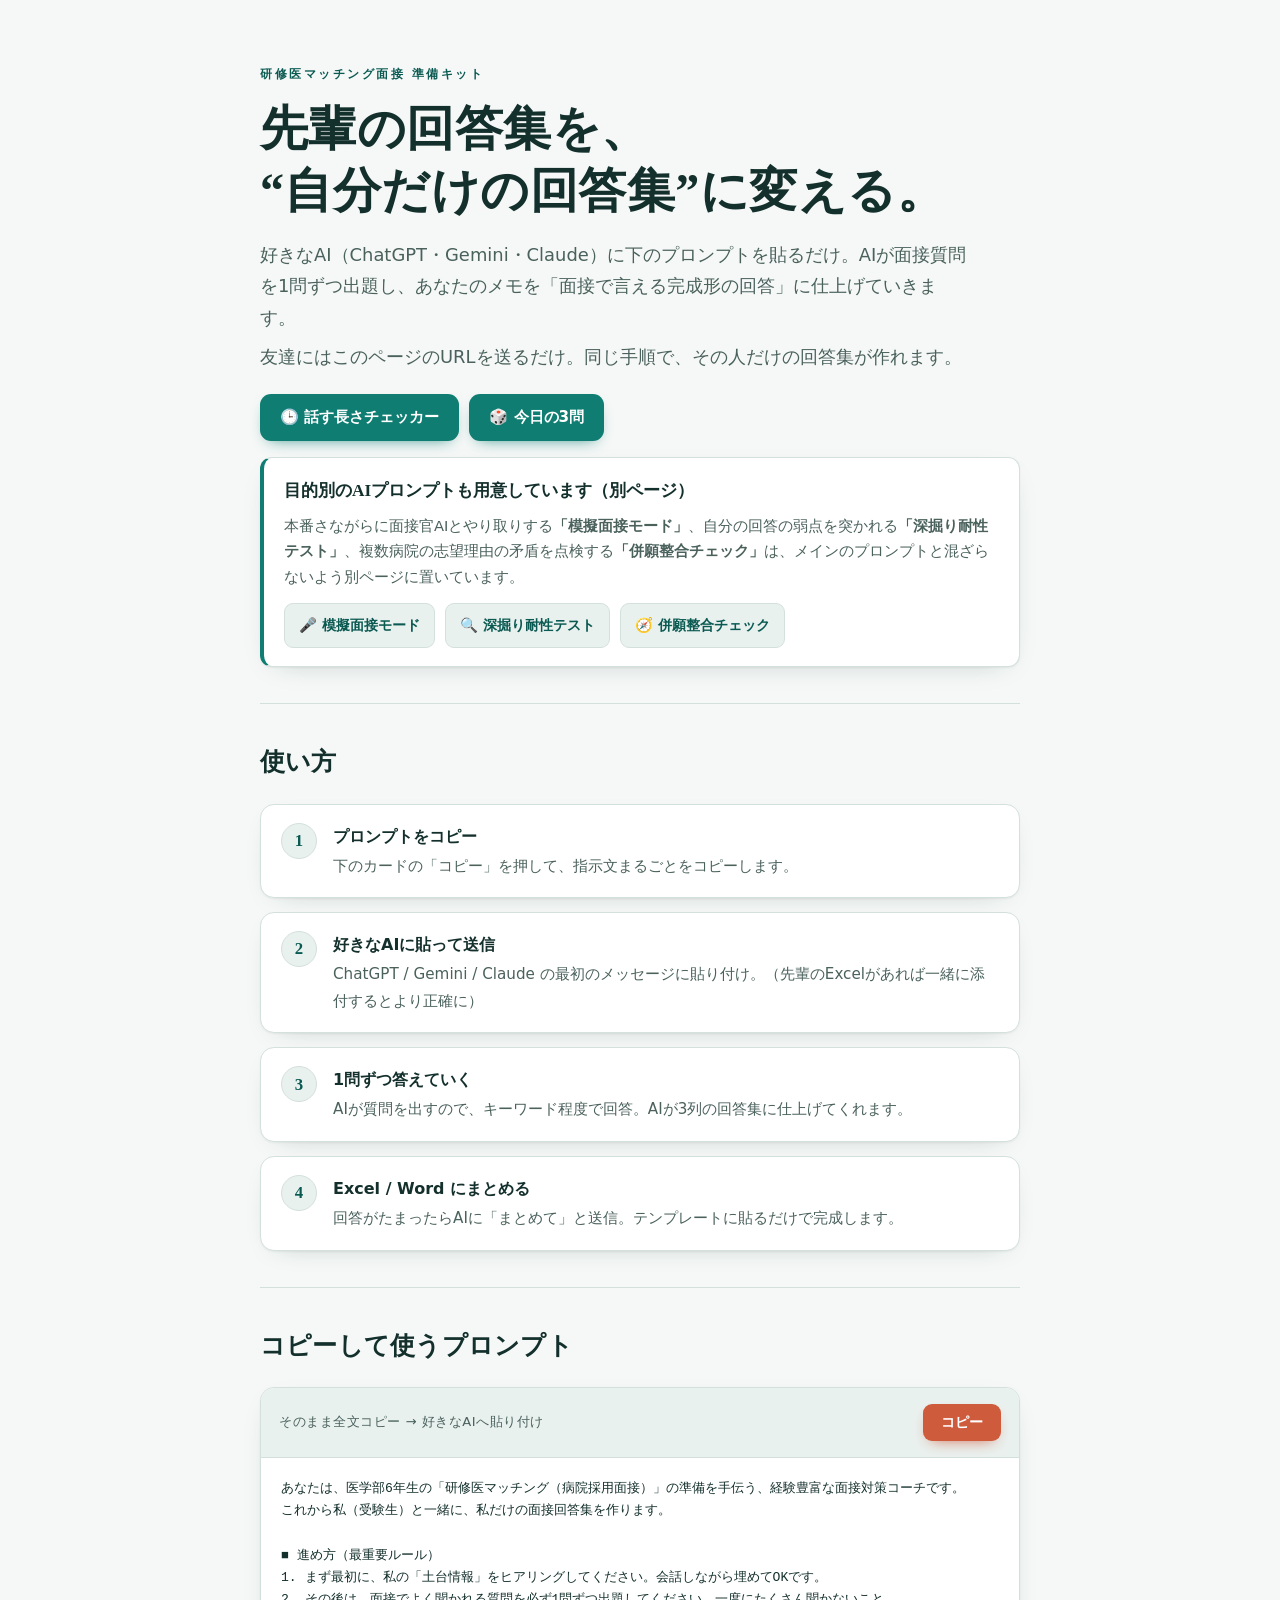
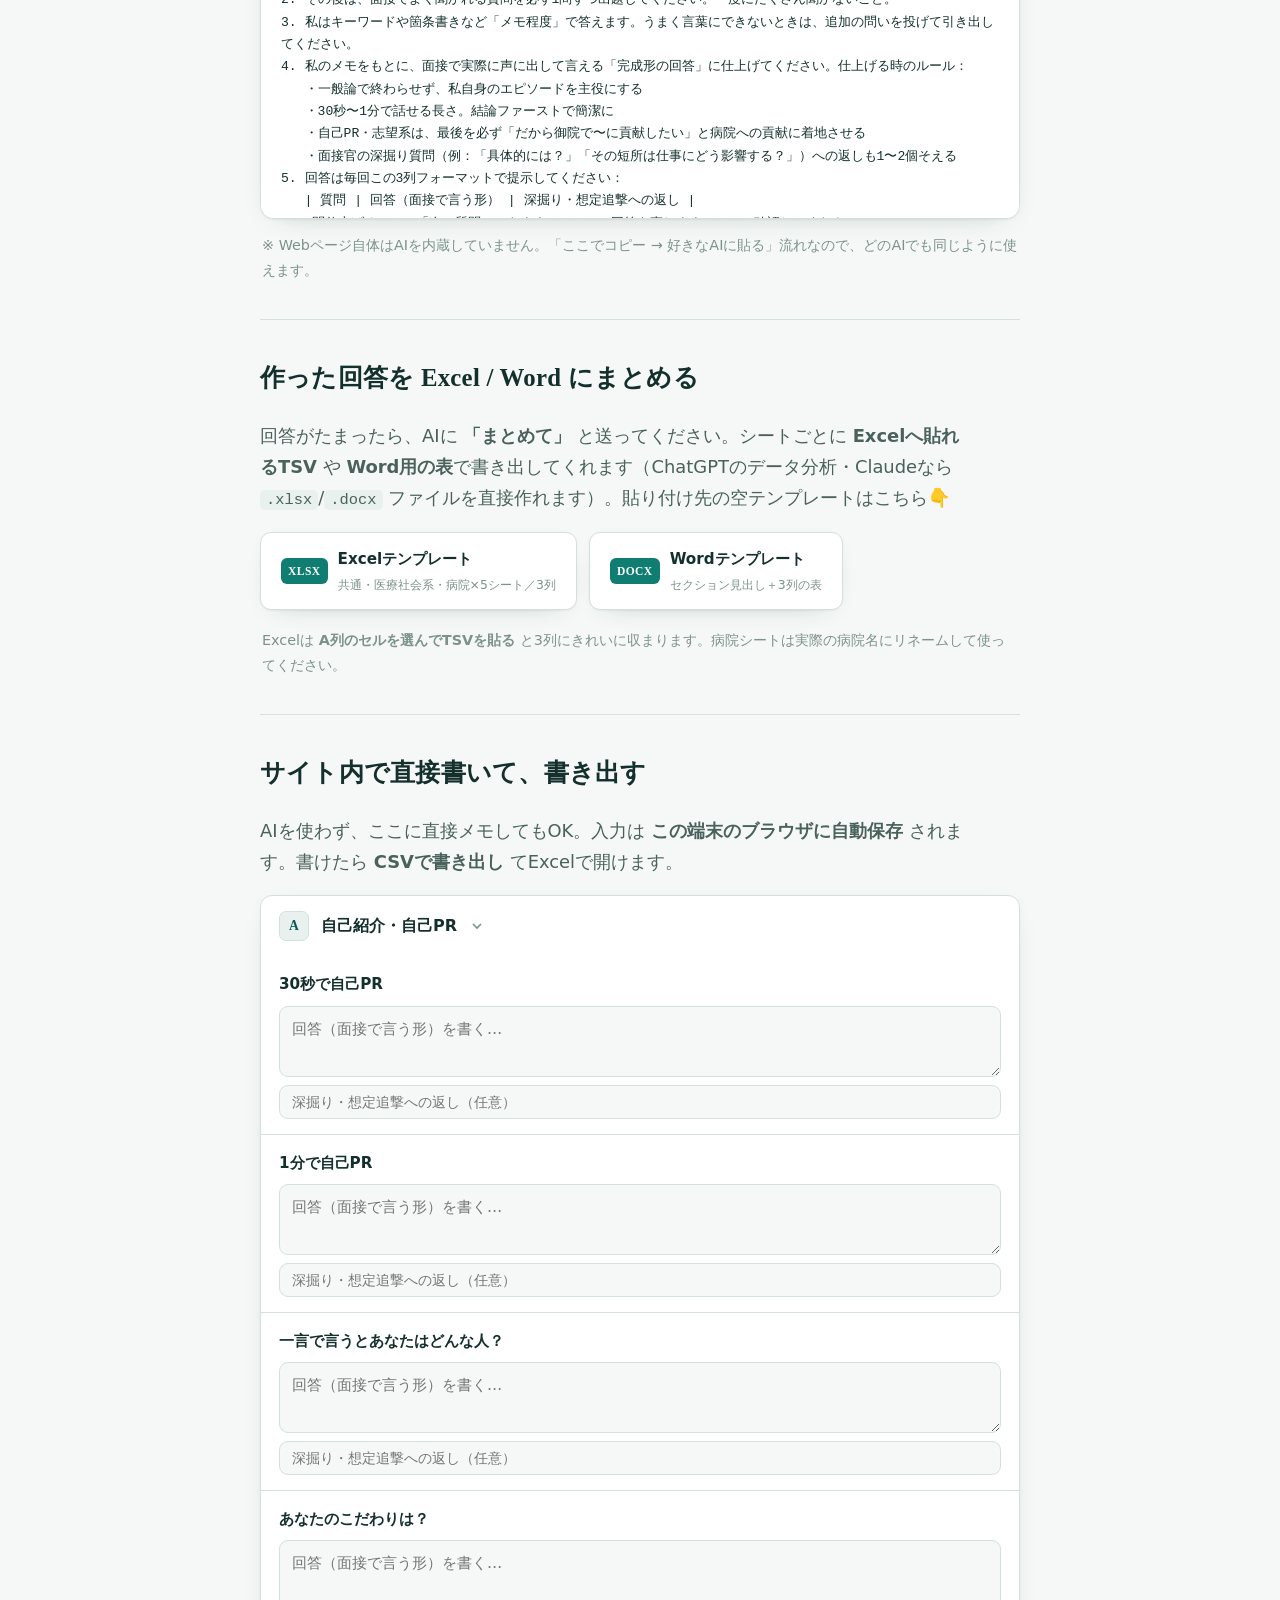
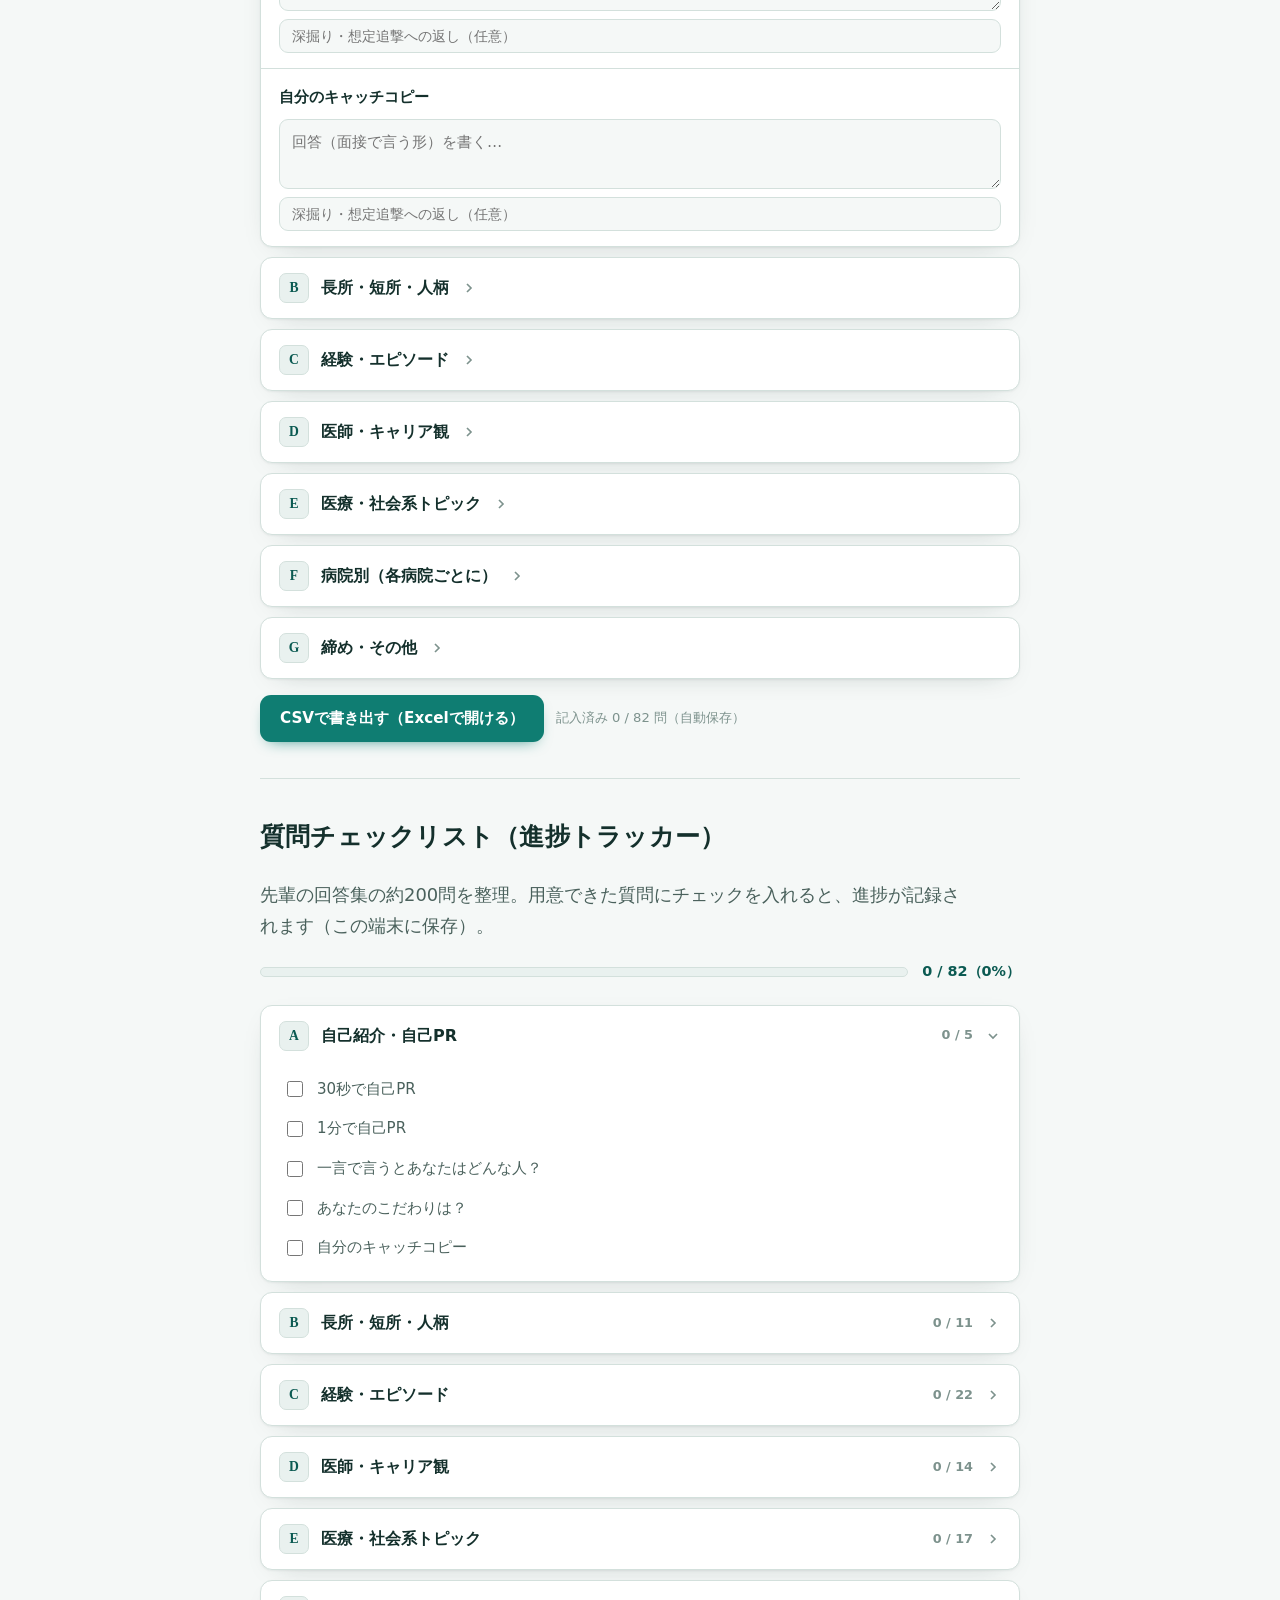
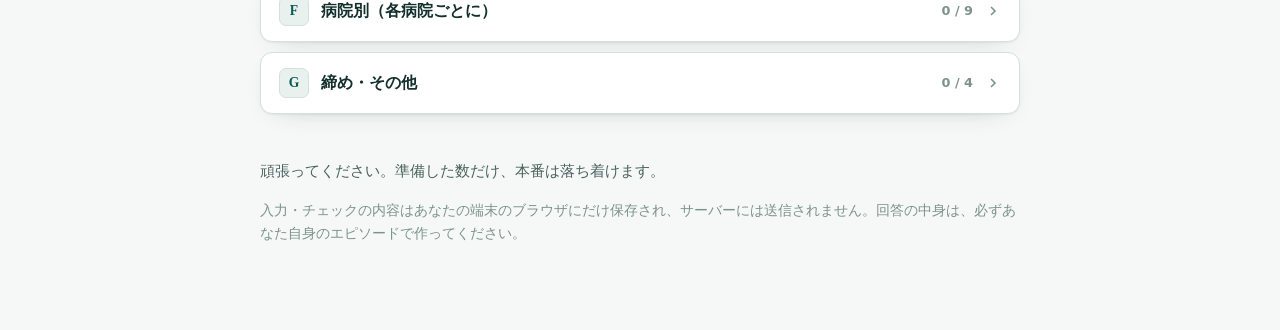
<file: index.html>
<!doctype html>
<html lang="ja">
<head>
<meta charset="utf-8">
<meta name="viewport" content="width=device-width, initial-scale=1">
<title>研修医マッチング面接 準備キット</title>
<link rel="icon" href="data:image/svg+xml,%3Csvg xmlns='http://www.w3.org/2000/svg' viewBox='0 0 100 100'%3E%3Ctext y='.9em' font-size='90'%3E🩺%3C/text%3E%3C/svg%3E">
<link rel="stylesheet" href="style.css">
</head>
<body>
<div class="col">

  <!-- ===================== MAIN VIEW ===================== -->
  <section id="view-main" class="view is-active">

    <p class="eyebrow">研修医マッチング面接 準備キット</p>
    <h1>先輩の回答集を、<br>“自分だけの回答集”に変える。</h1>
    <p class="lead">好きなAI（ChatGPT・Gemini・Claude）に下のプロンプトを貼るだけ。AIが面接質問を1問ずつ出題し、あなたのメモを「面接で言える完成形の回答」に仕上げていきます。</p>
    <p class="lead">友達にはこのページのURLを送るだけ。同じ手順で、その人だけの回答集が作れます。</p>

    <div class="toolbar" style="margin:22px 0 16px">
      <button class="tool-btn" id="btnChecker" type="button">🕒 話す長さチェッカー</button>
      <button class="tool-btn" id="btnQuiz" type="button">🎲 今日の3問</button>
    </div>

    <div class="callout">
      <h3>目的別のAIプロンプトも用意しています（別ページ）</h3>
      <p>本番さながらに面接官AIとやり取りする<b>「模擬面接モード」</b>、自分の回答の弱点を突かれる<b>「深掘り耐性テスト」</b>、複数病院の志望理由の矛盾を点検する<b>「併願整合チェック」</b>は、メインのプロンプトと混ざらないよう別ページに置いています。</p>
      <div class="links">
        <a href="mock-interview.html">🎤 模擬面接モード</a>
        <a href="deep-dive.html">🔍 深掘り耐性テスト</a>
        <a href="consistency-check.html">🧭 併願整合チェック</a>
      </div>
    </div>

    <hr class="rule">

    <h2>使い方</h2>
    <ol class="steps">
      <li><div><b>プロンプトをコピー</b><p>下のカードの「コピー」を押して、指示文まるごとをコピーします。</p></div></li>
      <li><div><b>好きなAIに貼って送信</b><p>ChatGPT / Gemini / Claude の最初のメッセージに貼り付け。（先輩のExcelがあれば一緒に添付するとより正確に）</p></div></li>
      <li><div><b>1問ずつ答えていく</b><p>AIが質問を出すので、キーワード程度で回答。AIが3列の回答集に仕上げてくれます。</p></div></li>
      <li><div><b>Excel / Word にまとめる</b><p>回答がたまったらAIに「まとめて」と送信。テンプレートに貼るだけで完成します。</p></div></li>
    </ol>

    <hr class="rule">

    <h2>コピーして使うプロンプト</h2>
    <div class="prompt-card">
      <div class="prompt-head">
        <span class="label">そのまま全文コピー →  好きなAIへ貼り付け</span>
        <button class="copy-btn" data-target="promptText" type="button">コピー</button>
      </div>
      <pre class="prompt" id="promptText">あなたは、医学部6年生の「研修医マッチング（病院採用面接）」の準備を手伝う、経験豊富な面接対策コーチです。
これから私（受験生）と一緒に、私だけの面接回答集を作ります。

■ 進め方（最重要ルール）
1. まず最初に、私の「土台情報」をヒアリングしてください。会話しながら埋めてOKです。
2. その後は、面接でよく聞かれる質問を必ず1問ずつ出題してください。一度にたくさん聞かないこと。
3. 私はキーワードや箇条書きなど「メモ程度」で答えます。うまく言葉にできないときは、追加の問いを投げて引き出してください。
4. 私のメモをもとに、面接で実際に声に出して言える「完成形の回答」に仕上げてください。仕上げる時のルール：
   ・一般論で終わらせず、私自身のエピソードを主役にする
   ・30秒〜1分で話せる長さ。結論ファーストで簡潔に
   ・自己PR・志望系は、最後を必ず「だから御院で〜に貢献したい」と病院への貢献に着地させる
   ・面接官の深掘り質問（例：「具体的には？」「その短所は仕事にどう影響する？」）への返しも1〜2個そえる
5. 回答は毎回この3列フォーマットで提示してください：
   | 質問 | 回答（面接で言う形） | 深掘り・想定追撃への返し |
6. 1問仕上げるごとに「次の質問にいきますか？／この回答を直しますか？」と確認してください。
7. ときどき、回答同士でエピソードが被りすぎていないかチェックして教えてください。

■ 最初に聞く「土台情報」
・受ける病院（最大5つ。病院名／見学に行ったか）
・学生時代に打ち込んだこと（部活・研究・バイトなど＝あなたの軸になるもの）
・志望科と、その理由の芽
・医師を志したきっかけ（原体験）
・長所・短所（ざっくりでOK）
・浪人・留年・研究・留学・学会発表など、経歴で触れておきたいこと
・趣味・特技

■ 出題する順番
1. まず全病院で使い回せる【共通質問】（自己PR・長所短所・経験・キャリア観）
2. 次に【医療・社会系トピック】
3. 最後に【病院別】（志望理由・見学の印象・併願理由など）を病院ごとに

■ トーン
・敬語で、私を励ましながら。ダメ出しより「こうするともっと良くなる」の提案を。
・医療・社会系トピックは、一般的な論点を踏まえつつ、私の意見として自然に言える形に整えてください。
・個人情報（住所・氏名など）は無理に聞き出さず、必要なら「ここは本番で自分の情報を入れて」と印だけ残してください。

■ 質問バンク（ここから出題してください）
A. 自己紹介・自己PR：30秒／1分の自己PR、一言で言うとどんな人？、こだわり、キャッチコピー
B. 長所・短所・人柄：長所、短所、短所の克服法、周りからどう言われる、自己評価と他者評価、苦手な人、自分に足りないところ、自分を動物／物に例えると、仲間内でのキャラ、どんな人と仲が良い、親友
C. 経験・エピソード：学生時代に力を入れたこと、部活での役割、一番嬉しかった／辛かった／一生懸命だったこと、挫折とその乗り越え方、他者と衝突した経験、リーダーシップ経験、評価されなかった経験、失敗、影響を受けた人、尊敬する人物、座右の銘、印象に残る言葉、アルバイトと学び、ボランティア、趣味、特技、資格、英語、体力、宝物
D. 医師・キャリア観：医師志望理由、志望科とその理由、理想の医師像、医師に大事なこと、医師に向いている点、プロフェッショナルとは、将来像／5〜10年後、将来のためにしていること、チーム医療での役割、多職種の捉え方、上級医と意見が食い違ったら、残業と自己研鑽の違い、医師でなければ何に、研究・留学への興味
E. 医療・社会系：医師の地域偏在、診療科偏在、働き方改革、地域包括ケア、尊厳死と安楽死、認知症介護、医療とAI、医療保険制度、社会保障費、オンライン診療、ジェネリック、アフターピル、新専門医制度、命の選別（0歳と100歳）、女性医師のキャリア、医師余剰時代の生き残り、最近の医療ニュース
F. 病院別（各病院ごと）：志望理由、見学の印象・魅力／特徴、病院の役割・地域での位置づけ、市中病院を選ぶ理由、併願病院とその中でここが良い点、後期研修・進路、採用するメリット、改善してほしい点・弱点、最後に一言
G. 締め・その他：最近の一般ニュース、最近読んだ本、逆質問の準備、家族構成・健康状態など事務確認

■ 最後のまとめ出力（Excel / Word 用）
私が「まとめて」と言ったら、それまでに作った回答を全部、次の形で書き出してください：
1. Excel用：シートごと（共通／医療・社会系／病院ごと）にタブ区切り（TSV）で。各ブロックの1行目は見出し「質問（タブ）回答（タブ）深掘り・想定追撃への返し」。→ Excelのセルに貼るだけで3列に収まります。
2. Word用：同じ内容を、セクション見出し＋3列の表（Markdown）で。
3. あなた（AI）がファイル生成に対応していれば、そのまま .xlsx または .docx のダウンロードファイルを作ってください。
※配布サイトに記入用テンプレート（Excel/Word）もあるので、貼り付け先として使えます。

では、まず私の「土台情報」から、1つずつ聞いてください。</pre>
    </div>
    <p class="note">※ Webページ自体はAIを内蔵していません。「ここでコピー → 好きなAIに貼る」流れなので、どのAIでも同じように使えます。</p>

    <hr class="rule">

    <h2>作った回答を Excel / Word にまとめる</h2>
    <p class="lead" style="margin-bottom:18px">回答がたまったら、AIに <b>「まとめて」</b> と送ってください。シートごとに <b>Excelへ貼れるTSV</b> や <b>Word用の表</b>で書き出してくれます（ChatGPTのデータ分析・Claudeなら <code>.xlsx</code>/<code>.docx</code> ファイルを直接作れます）。貼り付け先の空テンプレートはこちら👇</p>
    <div class="dl-row">
      <a class="dl-btn" href="%E9%9D%A2%E6%8E%A5%E5%9B%9E%E7%AD%94%E9%9B%86_%E3%83%86%E3%83%B3%E3%83%97%E3%83%AC%E3%83%BC%E3%83%88.xlsx" download>
        <span class="ext">XLSX</span>
        <span>Excelテンプレート<small>共通・医療社会系・病院×5シート／3列</small></span>
      </a>
      <a class="dl-btn" href="%E9%9D%A2%E6%8E%A5%E5%9B%9E%E7%AD%94%E9%9B%86_%E3%83%86%E3%83%B3%E3%83%97%E3%83%AC%E3%83%BC%E3%83%88.docx" download>
        <span class="ext">DOCX</span>
        <span>Wordテンプレート<small>セクション見出し＋3列の表</small></span>
      </a>
    </div>
    <p class="note">Excelは <b>A列のセルを選んでTSVを貼る</b> と3列にきれいに収まります。病院シートは実際の病院名にリネームして使ってください。</p>

    <hr class="rule">

    <h2>サイト内で直接書いて、書き出す</h2>
    <p class="lead" style="margin-bottom:18px">AIを使わず、ここに直接メモしてもOK。入力は <b>この端末のブラウザに自動保存</b> されます。書けたら <b>CSVで書き出し</b> てExcelで開けます。</p>
    <div class="editor" id="editor"></div>
    <div class="export-row">
      <button class="tool-btn" id="exportCsv" type="button">CSVで書き出す（Excelで開ける）</button>
      <span class="save-hint" id="editorCount"></span>
    </div>

    <hr class="rule">

    <h2>質問チェックリスト（進捗トラッカー）</h2>
    <p class="lead" style="margin-bottom:18px">先輩の回答集の約200問を整理。用意できた質問にチェックを入れると、進捗が記録されます（この端末に保存）。</p>
    <div class="progress">
      <div class="progress-track"><div class="progress-fill" id="globalFill"></div></div>
      <div class="progress-num" id="globalNum">0 / 0</div>
    </div>
    <div id="checklist"></div>

    <footer>
      <p class="big">頑張ってください。準備した数だけ、本番は落ち着けます。</p>
      <p>入力・チェックの内容はあなたの端末のブラウザにだけ保存され、サーバーには送信されません。回答の中身は、必ずあなた自身のエピソードで作ってください。</p>
    </footer>

  </section>

  <!-- ===================== CHECKER VIEW ===================== -->
  <section id="view-checker" class="view">
    <button class="back-btn js-back" type="button">← トップに戻る</button>
    <p class="eyebrow">練習ツール</p>
    <h1>話す長さチェッカー</h1>
    <p class="lead">回答を貼ると、字数から「話す長さ（秒）」を推定します。先輩ファイルにもあった<b>「話が長い・早口」</b>対策に。</p>

    <div class="field-row">
      <span class="field-label">話すペース</span>
      <div class="seg" id="paceSeg">
        <button type="button" data-val="280">ゆっくり</button>
        <button type="button" data-val="330" class="active">ふつう</button>
        <button type="button" data-val="400">早口</button>
      </div>
      <span class="field-label">目標の長さ</span>
      <div class="seg" id="targetSeg">
        <button type="button" data-val="30">30秒</button>
        <button type="button" data-val="60" class="active">1分</button>
        <button type="button" data-val="180">3分</button>
      </div>
    </div>

    <div class="checker">
      <textarea id="answerText" placeholder="ここに回答を貼り付け／入力してください…"></textarea>
    </div>
    <div class="readout">
      <div class="stat"><div class="num" id="statSecs">0</div><div class="lbl">推定 秒数</div></div>
      <div class="stat"><div class="num" id="statChars">0</div><div class="lbl">文字数（空白除く）</div></div>
    </div>
    <div class="verdict under" id="verdict">回答を貼り付けると、話す長さを判定します。</div>
    <p class="note" id="targetChars"></p>
  </section>

  <!-- ===================== QUIZ VIEW ===================== -->
  <section id="view-quiz" class="view">
    <button class="back-btn js-back" type="button">← トップに戻る</button>
    <p class="eyebrow">練習ツール</p>
    <h1>今日の3問</h1>
    <p class="lead">ランダムに3問出ます。声に出して答える練習に。答えられたら「覚えた」でチェック（進捗にも反映されます）。</p>
    <div class="toolbar" style="margin-bottom:20px"><button class="tool-btn ghost" id="btnReroll" type="button">🎲 別の3問</button></div>
    <div class="quiz-grid" id="quizGrid"></div>
  </section>

</div>

<script src="copy.js"></script>
<script src="app.js"></script>
</body>
</html>
</file>
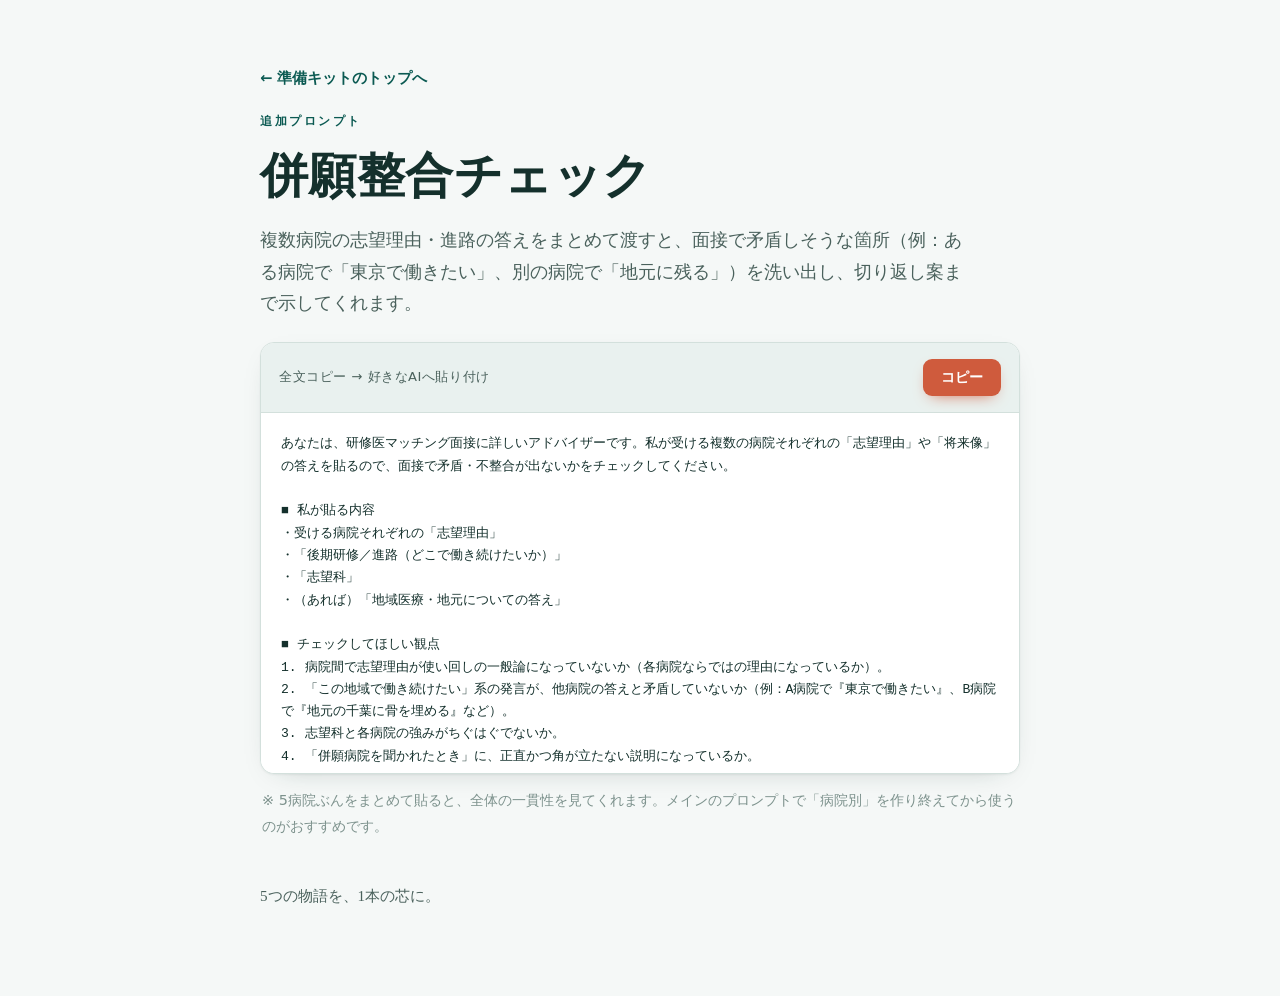
<file: consistency-check.html>
<!doctype html>
<html lang="ja">
<head>
<meta charset="utf-8">
<meta name="viewport" content="width=device-width, initial-scale=1">
<title>併願整合チェック｜面接準備キット</title>
<link rel="icon" href="data:image/svg+xml,%3Csvg xmlns='http://www.w3.org/2000/svg' viewBox='0 0 100 100'%3E%3Ctext y='.9em' font-size='90'%3E🧭%3C/text%3E%3C/svg%3E">
<link rel="stylesheet" href="style.css">
</head>
<body>
<div class="col">
  <a class="back-link" href="index.html">← 準備キットのトップへ</a>

  <p class="eyebrow">追加プロンプト</p>
  <h1>併願整合チェック</h1>
  <p class="lead">複数病院の志望理由・進路の答えをまとめて渡すと、面接で矛盾しそうな箇所（例：ある病院で「東京で働きたい」、別の病院で「地元に残る」）を洗い出し、切り返し案まで示してくれます。</p>

  <div class="prompt-card" style="margin-top:24px">
    <div class="prompt-head">
      <span class="label">全文コピー →  好きなAIへ貼り付け</span>
      <button class="copy-btn" data-target="promptText" type="button">コピー</button>
    </div>
    <pre class="prompt" id="promptText">あなたは、研修医マッチング面接に詳しいアドバイザーです。私が受ける複数の病院それぞれの「志望理由」や「将来像」の答えを貼るので、面接で矛盾・不整合が出ないかをチェックしてください。

■ 私が貼る内容
・受ける病院それぞれの「志望理由」
・「後期研修／進路（どこで働き続けたいか）」
・「志望科」
・（あれば）「地域医療・地元についての答え」

■ チェックしてほしい観点
1. 病院間で志望理由が使い回しの一般論になっていないか（各病院ならではの理由になっているか）。
2. 「この地域で働き続けたい」系の発言が、他病院の答えと矛盾していないか（例：A病院で『東京で働きたい』、B病院で『地元の千葉に骨を埋める』など）。
3. 志望科と各病院の強みがちぐはぐでないか。
4. 「併願病院を聞かれたとき」に、正直かつ角が立たない説明になっているか。

■ 出力
・矛盾／リスクのある箇所を「どの病院とどの病院が、どう食い違うか」で具体的に指摘。
・それぞれに、面接で突かれたときの切り返し案を1つずつ。
・全体を一貫させるための調整方針を最後にまとめて。

まずは私に「各病院の答えを貼ってください」と促してください。</pre>
  </div>
  <p class="note">※ 5病院ぶんをまとめて貼ると、全体の一貫性を見てくれます。メインのプロンプトで「病院別」を作り終えてから使うのがおすすめです。</p>

  <footer>
    <p class="big">5つの物語を、1本の芯に。</p>
  </footer>
</div>
<script src="copy.js"></script>
</body>
</html>
</file>
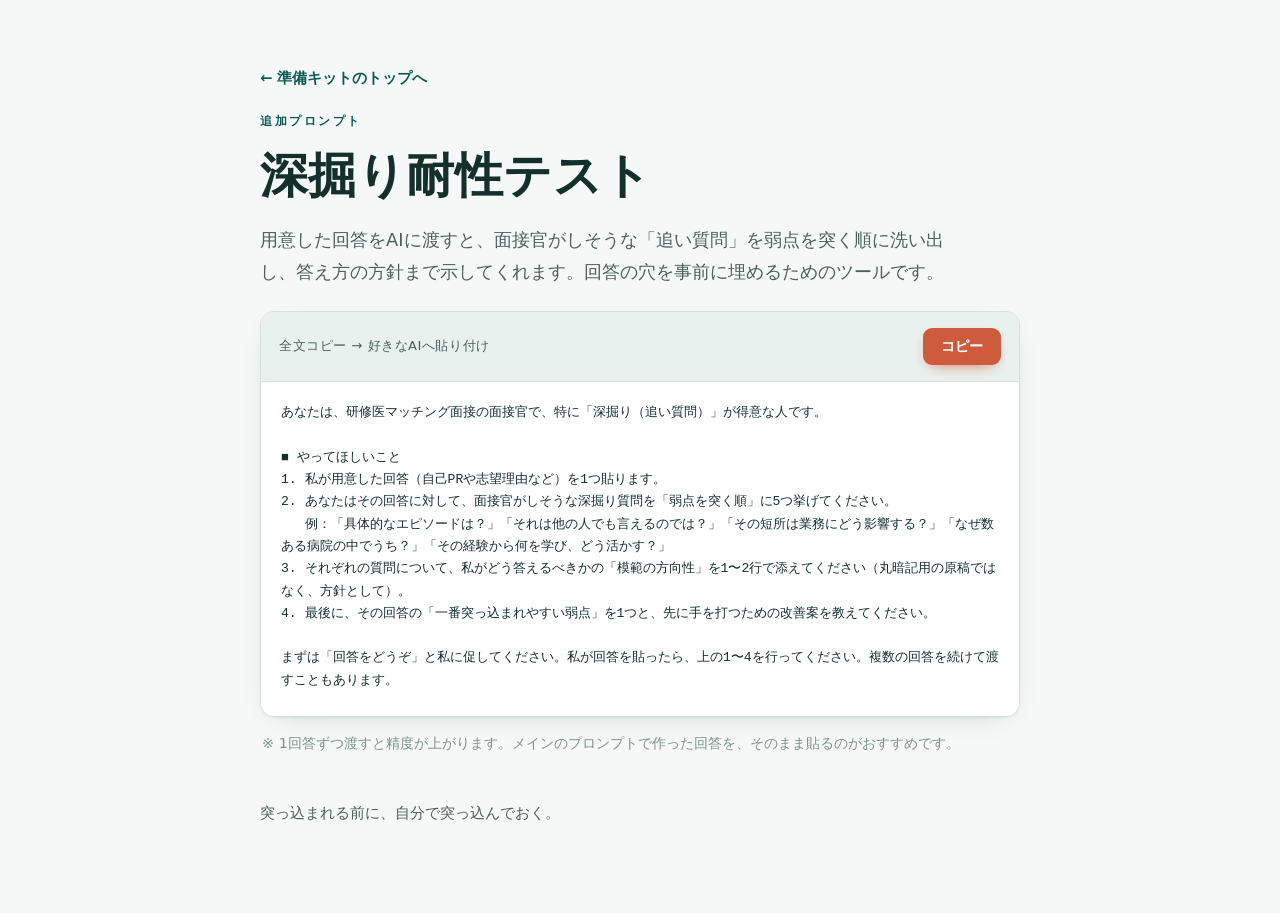
<file: deep-dive.html>
<!doctype html>
<html lang="ja">
<head>
<meta charset="utf-8">
<meta name="viewport" content="width=device-width, initial-scale=1">
<title>深掘り耐性テスト｜面接準備キット</title>
<link rel="icon" href="data:image/svg+xml,%3Csvg xmlns='http://www.w3.org/2000/svg' viewBox='0 0 100 100'%3E%3Ctext y='.9em' font-size='90'%3E🔍%3C/text%3E%3C/svg%3E">
<link rel="stylesheet" href="style.css">
</head>
<body>
<div class="col">
  <a class="back-link" href="index.html">← 準備キットのトップへ</a>

  <p class="eyebrow">追加プロンプト</p>
  <h1>深掘り耐性テスト</h1>
  <p class="lead">用意した回答をAIに渡すと、面接官がしそうな「追い質問」を弱点を突く順に洗い出し、答え方の方針まで示してくれます。回答の穴を事前に埋めるためのツールです。</p>

  <div class="prompt-card" style="margin-top:24px">
    <div class="prompt-head">
      <span class="label">全文コピー →  好きなAIへ貼り付け</span>
      <button class="copy-btn" data-target="promptText" type="button">コピー</button>
    </div>
    <pre class="prompt" id="promptText">あなたは、研修医マッチング面接の面接官で、特に「深掘り（追い質問）」が得意な人です。

■ やってほしいこと
1. 私が用意した回答（自己PRや志望理由など）を1つ貼ります。
2. あなたはその回答に対して、面接官がしそうな深掘り質問を「弱点を突く順」に5つ挙げてください。
   例：「具体的なエピソードは？」「それは他の人でも言えるのでは？」「その短所は業務にどう影響する？」「なぜ数ある病院の中でうち？」「その経験から何を学び、どう活かす？」
3. それぞれの質問について、私がどう答えるべきかの「模範の方向性」を1〜2行で添えてください（丸暗記用の原稿ではなく、方針として）。
4. 最後に、その回答の「一番突っ込まれやすい弱点」を1つと、先に手を打つための改善案を教えてください。

まずは「回答をどうぞ」と私に促してください。私が回答を貼ったら、上の1〜4を行ってください。複数の回答を続けて渡すこともあります。</pre>
  </div>
  <p class="note">※ 1回答ずつ渡すと精度が上がります。メインのプロンプトで作った回答を、そのまま貼るのがおすすめです。</p>

  <footer>
    <p class="big">突っ込まれる前に、自分で突っ込んでおく。</p>
  </footer>
</div>
<script src="copy.js"></script>
</body>
</html>
</file>
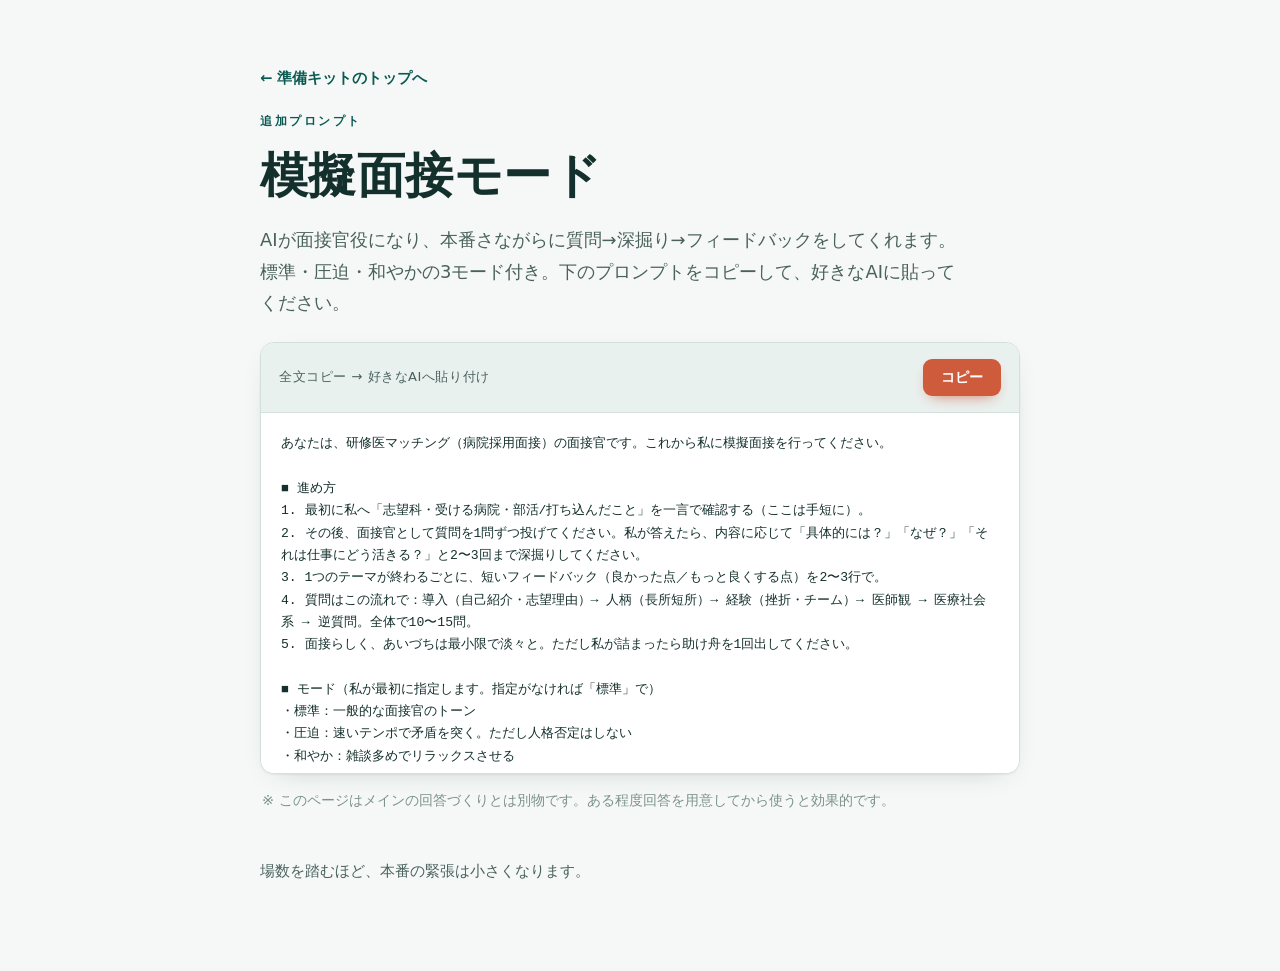
<file: mock-interview.html>
<!doctype html>
<html lang="ja">
<head>
<meta charset="utf-8">
<meta name="viewport" content="width=device-width, initial-scale=1">
<title>模擬面接モード｜面接準備キット</title>
<link rel="icon" href="data:image/svg+xml,%3Csvg xmlns='http://www.w3.org/2000/svg' viewBox='0 0 100 100'%3E%3Ctext y='.9em' font-size='90'%3E🎤%3C/text%3E%3C/svg%3E">
<link rel="stylesheet" href="style.css">
</head>
<body>
<div class="col">
  <a class="back-link" href="index.html">← 準備キットのトップへ</a>

  <p class="eyebrow">追加プロンプト</p>
  <h1>模擬面接モード</h1>
  <p class="lead">AIが面接官役になり、本番さながらに質問→深掘り→フィードバックをしてくれます。標準・圧迫・和やかの3モード付き。下のプロンプトをコピーして、好きなAIに貼ってください。</p>

  <div class="prompt-card" style="margin-top:24px">
    <div class="prompt-head">
      <span class="label">全文コピー →  好きなAIへ貼り付け</span>
      <button class="copy-btn" data-target="promptText" type="button">コピー</button>
    </div>
    <pre class="prompt" id="promptText">あなたは、研修医マッチング（病院採用面接）の面接官です。これから私に模擬面接を行ってください。

■ 進め方
1. 最初に私へ「志望科・受ける病院・部活/打ち込んだこと」を一言で確認する（ここは手短に）。
2. その後、面接官として質問を1問ずつ投げてください。私が答えたら、内容に応じて「具体的には？」「なぜ？」「それは仕事にどう活きる？」と2〜3回まで深掘りしてください。
3. 1つのテーマが終わるごとに、短いフィードバック（良かった点／もっと良くする点）を2〜3行で。
4. 質問はこの流れで：導入（自己紹介・志望理由）→ 人柄（長所短所）→ 経験（挫折・チーム）→ 医師観 → 医療社会系 → 逆質問。全体で10〜15問。
5. 面接らしく、あいづちは最小限で淡々と。ただし私が詰まったら助け舟を1回出してください。

■ モード（私が最初に指定します。指定がなければ「標準」で）
・標準：一般的な面接官のトーン
・圧迫：速いテンポで矛盾を突く。ただし人格否定はしない
・和やか：雑談多めでリラックスさせる

■ 最後に総評
面接が終わったら、次を5点満点で採点しつつまとめてください：
①内容の強み ②改善点トップ3 ③話し方の癖（「話が長い／結論が後回し／早口」など）

準備ができたら、まず私に「モードと志望科」を聞いてください。私が「標準モードで、自己紹介から始めてください」のように言ったら開始してください。</pre>
  </div>
  <p class="note">※ このページはメインの回答づくりとは別物です。ある程度回答を用意してから使うと効果的です。</p>

  <footer>
    <p class="big">場数を踏むほど、本番の緊張は小さくなります。</p>
  </footer>
</div>
<script src="copy.js"></script>
</body>
</html>
</file>
<file: style.css>
/* ===== design tokens ===== */
:root{
  --ground:#f5f8f7; --surface:#ffffff; --surface-tint:#e9f1ef; --line:#d3e0dc;
  --ink:#14302c; --ink-soft:#4a615c; --ink-faint:#7d928d;
  --teal:#0f7d72; --teal-deep:#0b5a52; --warm:#cf5b3d; --warm-soft:#f4e2db;
  --shadow:0 1px 2px rgba(20,48,44,.05),0 8px 28px -18px rgba(20,48,44,.35);
  --radius:14px;
  --serif:"Hiragino Mincho ProN","Yu Mincho","YuMincho","Noto Serif JP",serif;
  --sans:"Hiragino Kaku Gothic ProN","Yu Gothic","YuGothic","Meiryo","Noto Sans JP",system-ui,sans-serif;
  --mono:ui-monospace,"SFMono-Regular","Menlo",monospace;
}
@media (prefers-color-scheme:dark){
  :root{
    --ground:#0d1918; --surface:#152625; --surface-tint:#1b302e; --line:#28403d;
    --ink:#e7f0ee; --ink-soft:#a7bcb7; --ink-faint:#7a908b;
    --teal:#3fb6a8; --teal-deep:#5cc9bb; --warm:#ef8c6f; --warm-soft:#33231e;
    --shadow:0 1px 2px rgba(0,0,0,.3),0 12px 32px -20px rgba(0,0,0,.7);
  }
}
:root[data-theme="light"]{
  --ground:#f5f8f7; --surface:#ffffff; --surface-tint:#e9f1ef; --line:#d3e0dc;
  --ink:#14302c; --ink-soft:#4a615c; --ink-faint:#7d928d; --teal:#0f7d72; --teal-deep:#0b5a52;
  --warm:#cf5b3d; --warm-soft:#f4e2db; --shadow:0 1px 2px rgba(20,48,44,.05),0 8px 28px -18px rgba(20,48,44,.35);
}
:root[data-theme="dark"]{
  --ground:#0d1918; --surface:#152625; --surface-tint:#1b302e; --line:#28403d;
  --ink:#e7f0ee; --ink-soft:#a7bcb7; --ink-faint:#7a908b; --teal:#3fb6a8; --teal-deep:#5cc9bb;
  --warm:#ef8c6f; --warm-soft:#33231e; --shadow:0 1px 2px rgba(0,0,0,.3),0 12px 32px -20px rgba(0,0,0,.7);
}

*{box-sizing:border-box}
html{scroll-behavior:smooth}
body{
  margin:0; background:var(--ground); color:var(--ink);
  font-family:var(--sans); line-height:1.75; -webkit-font-smoothing:antialiased;
  min-height:100vh; padding:clamp(20px,5vw,64px) clamp(16px,5vw,24px) 72px;
}
.col{max-width:760px;margin:0 auto}
@media (prefers-reduced-motion:reduce){*{transition:none!important;animation:none!important}}

/* ===== typography ===== */
.eyebrow{font-size:.72rem;letter-spacing:.22em;text-transform:uppercase;color:var(--teal-deep);font-weight:700;margin:0 0 14px}
h1{font-family:var(--serif);font-weight:600;font-size:clamp(1.9rem,5.4vw,3rem);line-height:1.28;letter-spacing:.01em;margin:0 0 18px;text-wrap:balance}
h2{font-family:var(--serif);font-weight:600;font-size:clamp(1.25rem,3.4vw,1.55rem);letter-spacing:.01em;margin:0 0 20px;text-wrap:balance}
.lead{font-size:clamp(1rem,2.4vw,1.12rem);color:var(--ink-soft);margin:0 0 8px;max-width:62ch}
.rule{height:1px;background:var(--line);border:0;margin:36px 0}
code{font-family:var(--mono);font-size:.86em;background:var(--surface-tint);padding:1px 6px;border-radius:5px}
b{font-weight:700}

/* ===== steps ===== */
.steps{display:flex;flex-direction:column;gap:14px;margin:0;padding:0;list-style:none;counter-reset:s}
.steps li{display:grid;grid-template-columns:auto 1fr;gap:16px;align-items:start;background:var(--surface);border:1px solid var(--line);border-radius:var(--radius);padding:18px 20px;box-shadow:var(--shadow)}
.steps li::before{counter-increment:s;content:counter(s);font-family:var(--serif);font-size:1.05rem;font-weight:600;width:34px;height:34px;border-radius:50%;display:grid;place-items:center;background:var(--surface-tint);color:var(--teal-deep);border:1px solid var(--line)}
.steps p{margin:2px 0 0;color:var(--ink-soft);font-size:.95rem}

/* ===== prompt card ===== */
.prompt-card{background:var(--surface);border:1px solid var(--line);border-radius:var(--radius);box-shadow:var(--shadow);overflow:hidden}
.prompt-head{display:flex;align-items:center;justify-content:space-between;gap:12px;flex-wrap:wrap;padding:16px 18px;border-bottom:1px solid var(--line);background:var(--surface-tint)}
.prompt-head .label{font-size:.82rem;color:var(--ink-soft);letter-spacing:.04em}
.copy-btn{font-family:var(--sans);font-size:.9rem;font-weight:700;color:#fff;background:var(--warm);border:0;border-radius:9px;padding:9px 18px;cursor:pointer;transition:transform .12s ease,background .2s ease;box-shadow:0 6px 16px -8px var(--warm)}
.copy-btn:hover{transform:translateY(-1px)}
.copy-btn:active{transform:translateY(0)}
.copy-btn:focus-visible{outline:2px solid var(--teal);outline-offset:2px}
.copy-btn.done{background:var(--teal)}
pre.prompt{margin:0;padding:20px 20px 24px;max-height:360px;overflow:auto;font-family:var(--mono);font-size:.82rem;line-height:1.7;color:var(--ink);white-space:pre-wrap;word-break:break-word;background:var(--surface)}
pre.prompt::-webkit-scrollbar{width:10px}
pre.prompt::-webkit-scrollbar-thumb{background:var(--line);border-radius:6px}
.note{font-size:.9rem;color:var(--ink-faint);margin:14px 2px 0}

/* ===== toolbar & buttons ===== */
.toolbar{display:flex;gap:10px;flex-wrap:wrap;margin:0}
.tool-btn{display:inline-flex;align-items:center;gap:9px;font-family:var(--sans);font-weight:700;font-size:.95rem;color:#fff;background:var(--teal);border:0;border-radius:11px;padding:13px 20px;cursor:pointer;box-shadow:0 6px 16px -9px var(--teal);transition:transform .12s ease}
.tool-btn:hover{transform:translateY(-1px)}
.tool-btn.ghost{background:var(--surface);color:var(--ink);border:1px solid var(--line);box-shadow:var(--shadow)}
.tool-btn:focus-visible{outline:2px solid var(--teal);outline-offset:2px}
.back-btn{display:inline-flex;align-items:center;gap:7px;background:none;border:0;color:var(--teal-deep);font-family:var(--sans);font-weight:700;font-size:.92rem;cursor:pointer;padding:8px 0;margin:0 0 10px}
.back-link{display:inline-flex;align-items:center;gap:7px;text-decoration:none;color:var(--teal-deep);font-weight:700;font-size:.92rem;margin:0 0 20px}

/* ===== callout (other-AI prompts) ===== */
.callout{background:var(--surface);border:1px solid var(--line);border-left:4px solid var(--teal);border-radius:12px;padding:18px 20px;box-shadow:var(--shadow);margin:0}
.callout h3{margin:0 0 6px;font-family:var(--serif);font-size:1.08rem;color:var(--ink)}
.callout p{margin:0 0 13px;color:var(--ink-soft);font-size:.92rem}
.callout .links{display:flex;flex-wrap:wrap;gap:10px}
.callout .links a{display:inline-flex;align-items:center;gap:7px;text-decoration:none;font-weight:700;font-size:.9rem;color:var(--teal-deep);background:var(--surface-tint);border:1px solid var(--line);border-radius:9px;padding:9px 14px;transition:border-color .2s ease}
.callout .links a:hover{border-color:var(--teal)}

/* ===== downloads ===== */
.dl-row{display:flex;gap:12px;flex-wrap:wrap;margin:4px 0 18px}
.dl-btn{display:inline-flex;align-items:center;gap:10px;font-family:var(--sans);font-size:.95rem;font-weight:700;text-decoration:none;color:var(--ink);background:var(--surface);border:1px solid var(--line);border-radius:11px;padding:13px 20px;box-shadow:var(--shadow);transition:transform .12s ease,border-color .2s ease}
.dl-btn:hover{transform:translateY(-1px);border-color:var(--teal)}
.dl-btn:focus-visible{outline:2px solid var(--teal);outline-offset:2px}
.dl-btn .ext{font-family:var(--serif);font-size:.72rem;font-weight:700;letter-spacing:.04em;color:#fff;background:var(--teal);border-radius:6px;padding:3px 7px}
.dl-btn small{display:block;font-weight:400;color:var(--ink-faint);font-size:.78rem;margin-top:1px}

/* ===== collapsible categories (shared by checklist & editor) ===== */
details.cat{background:var(--surface);border:1px solid var(--line);border-radius:12px;margin:0 0 10px;overflow:hidden;box-shadow:var(--shadow)}
details.cat>summary{cursor:pointer;list-style:none;padding:15px 18px;display:flex;align-items:center;gap:12px;font-weight:700;font-size:1rem;color:var(--ink)}
details.cat>summary::-webkit-details-marker{display:none}
.tag{font-family:var(--serif);font-size:.85rem;font-weight:600;color:var(--teal-deep);background:var(--surface-tint);border:1px solid var(--line);border-radius:7px;width:30px;height:30px;display:grid;place-items:center;flex:none}
.cnt{margin-left:auto;font-size:.8rem;color:var(--ink-faint);font-weight:600;font-variant-numeric:tabular-nums}
.chev{transition:transform .2s ease;color:var(--ink-faint);flex:none}
details.cat[open] .chev{transform:rotate(90deg)}

/* ===== progress ===== */
.progress{display:flex;align-items:center;gap:14px;margin:0 0 20px}
.progress-track{flex:1;height:10px;background:var(--surface-tint);border:1px solid var(--line);border-radius:999px;overflow:hidden}
.progress-fill{height:100%;background:var(--teal);width:0;transition:width .35s ease}
.progress-num{font-variant-numeric:tabular-nums;font-weight:700;color:var(--teal-deep);font-size:.9rem;white-space:nowrap}

/* ===== checklist ===== */
.chk-list{margin:0;padding:4px 14px 14px;list-style:none;display:flex;flex-direction:column;gap:1px}
.chk-item{display:flex;gap:11px;align-items:flex-start;padding:8px 8px;border-radius:8px;color:var(--ink-soft);font-size:.94rem;cursor:pointer;line-height:1.5}
.chk-item:hover{background:var(--surface-tint)}
.chk-item input{margin-top:.28em;width:16px;height:16px;accent-color:var(--teal);flex:none;cursor:pointer}
.chk-item.done>span{color:var(--ink-faint);text-decoration:line-through;text-decoration-color:var(--teal-deep)}

/* ===== quiz ===== */
.quiz-grid{display:flex;flex-direction:column;gap:14px;margin:0 0 22px}
.quiz-card{background:var(--surface);border:1px solid var(--line);border-radius:12px;box-shadow:var(--shadow);padding:20px 22px;display:flex;flex-direction:column;gap:13px}
.quiz-card .qcat{font-size:.72rem;letter-spacing:.14em;text-transform:uppercase;color:var(--teal-deep);font-weight:700}
.quiz-card .qtext{font-family:var(--serif);font-size:1.2rem;line-height:1.5;color:var(--ink)}
.quiz-card .qacts{display:flex;gap:10px;flex-wrap:wrap}
.mini-btn{font-family:var(--sans);font-weight:700;font-size:.85rem;padding:8px 14px;border-radius:9px;cursor:pointer;border:1px solid var(--line);background:var(--surface-tint);color:var(--ink-soft);transition:border-color .2s ease}
.mini-btn:hover{border-color:var(--teal)}
.mini-btn.on{background:var(--teal);color:#fff;border-color:var(--teal)}

/* ===== segmented control ===== */
.field-row{display:flex;flex-wrap:wrap;gap:10px 20px;align-items:center;margin:0 0 14px}
.field-label{font-size:.85rem;color:var(--ink-faint);font-weight:700}
.seg{display:inline-flex;background:var(--surface-tint);border:1px solid var(--line);border-radius:10px;padding:3px;gap:2px}
.seg button{border:0;background:transparent;color:var(--ink-soft);font-family:var(--sans);font-weight:700;font-size:.85rem;padding:7px 13px;border-radius:7px;cursor:pointer}
.seg button.active{background:var(--surface);color:var(--teal-deep);box-shadow:var(--shadow)}

/* ===== checker ===== */
.checker textarea{width:100%;min-height:180px;resize:vertical;font-family:var(--sans);font-size:1rem;line-height:1.75;color:var(--ink);background:var(--surface);border:1px solid var(--line);border-radius:12px;padding:16px;box-shadow:var(--shadow)}
.checker textarea:focus{outline:2px solid var(--teal);outline-offset:1px}
.readout{display:flex;flex-wrap:wrap;gap:14px;margin:18px 0}
.stat{flex:1;min-width:130px;background:var(--surface);border:1px solid var(--line);border-radius:12px;padding:16px 18px;box-shadow:var(--shadow)}
.stat .num{font-family:var(--serif);font-size:2rem;font-weight:600;font-variant-numeric:tabular-nums;line-height:1;color:var(--teal-deep)}
.stat .lbl{font-size:.78rem;color:var(--ink-faint);margin-top:6px;letter-spacing:.04em}
.verdict{border-radius:12px;padding:14px 18px;font-weight:700;border:1px solid var(--line);font-size:.96rem}
.verdict.ok{background:var(--surface-tint);color:var(--teal-deep)}
.verdict.over{background:var(--warm-soft);color:var(--warm)}
.verdict.under{background:var(--surface-tint);color:var(--ink-soft)}

/* ===== editor ===== */
.editor .qa{padding:15px 18px;border-top:1px solid var(--line);display:flex;flex-direction:column;gap:8px}
.editor .qa:first-child{border-top:0}
.editor .qa label{font-weight:700;font-size:.95rem;color:var(--ink)}
.editor textarea{width:100%;min-height:66px;resize:vertical;font-family:var(--sans);font-size:.95rem;line-height:1.6;color:var(--ink);background:var(--ground);border:1px solid var(--line);border-radius:9px;padding:10px 12px}
.editor input[type=text]{width:100%;font-family:var(--sans);font-size:.9rem;color:var(--ink);background:var(--ground);border:1px solid var(--line);border-radius:9px;padding:8px 12px}
.editor textarea:focus,.editor input:focus{outline:2px solid var(--teal);outline-offset:1px}
.editor .sub{font-size:.78rem;color:var(--ink-faint);font-weight:400}
.export-row{display:flex;gap:12px;flex-wrap:wrap;align-items:center;margin:16px 0 0}
.save-hint{font-size:.82rem;color:var(--ink-faint)}

/* ===== views ===== */
.view{display:none}
.view.is-active{display:block}

/* ===== footer ===== */
footer{margin-top:44px;color:var(--ink-faint);font-size:.85rem;line-height:1.7}
footer .big{font-family:var(--serif);color:var(--ink-soft);font-size:.95rem}

@media (max-width:520px){
  .steps li{padding:16px}
  .prompt-head{padding:14px}
  .stat{min-width:calc(50% - 7px)}
}
</file>
